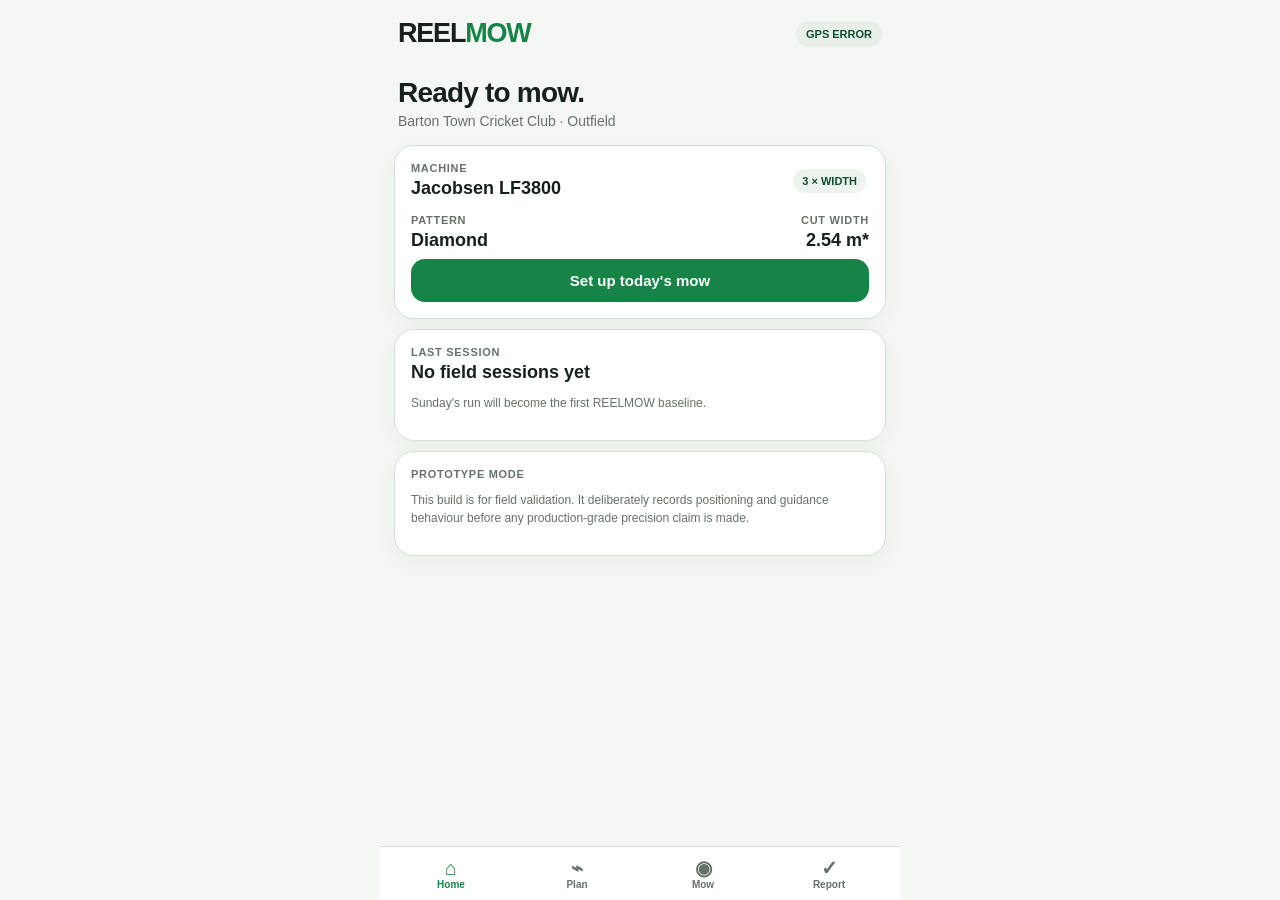
<file: Index.html>
<!doctype html>
<html lang="en"><head>
<meta charset="utf-8"><meta name="viewport" content="width=device-width,initial-scale=1,viewport-fit=cover">
<meta name="theme-color" content="#0f4f2b"><meta name="apple-mobile-web-app-capable" content="yes">
<title>REELMOW Field Prototype</title>
<style>
:root{--bg:#f4f7f3;--card:#fff;--ink:#17211b;--muted:#667169;--green:#168447;--deep:#0f4f2b;--line:#d7ded8;--amber:#d98a16;--red:#c83b3b}
*{box-sizing:border-box}body{margin:0;background:var(--bg);color:var(--ink);font-family:-apple-system,BlinkMacSystemFont,"SF Pro Display","Helvetica Neue",Arial,sans-serif}
.app{max-width:520px;margin:auto;min-height:100vh;padding-bottom:86px}.top{padding:18px 18px 8px;display:flex;justify-content:space-between;align-items:center}.logo{font-size:27px;font-weight:850;letter-spacing:-1.2px}.logo span{color:var(--green)}.pill{background:#e7efe8;color:var(--deep);padding:7px 10px;border-radius:99px;font-size:11px;font-weight:700}
main{padding:8px 14px}.screen{display:none}.screen.active{display:block}.h1{font-size:28px;letter-spacing:-.8px;margin:12px 4px 4px}.sub{color:var(--muted);font-size:14px;margin:0 4px 16px}.card{background:var(--card);border:1px solid var(--line);border-radius:20px;padding:16px;margin:10px 0;box-shadow:0 7px 25px rgba(20,40,25,.045)}.row{display:flex;justify-content:space-between;gap:10px;align-items:center}.label{font-size:11px;color:var(--muted);text-transform:uppercase;letter-spacing:.7px;font-weight:750}.value{font-size:18px;font-weight:750;margin-top:4px}.big{font-size:48px;font-weight:850;letter-spacing:-2px}.btn{border:0;border-radius:14px;padding:13px 16px;font-weight:800;font-size:15px;background:var(--green);color:#fff;width:100%;margin-top:8px}.btn.alt{background:#e8f0e7;color:var(--deep)}.btn.danger{background:#f6dddd;color:#8c2020}.grid{display:grid;grid-template-columns:1fr 1fr;gap:10px}.field{background:#f4f7f3;padding:12px;border-radius:14px}.field label{display:block;color:var(--muted);font-size:11px}.field input,.field select{width:100%;margin-top:6px;padding:10px;border:1px solid var(--line);border-radius:10px;background:#fff;font-size:15px}.map{height:310px;border-radius:17px;background:#dfeadd;position:relative;overflow:hidden;border:1px solid #cdd8ce}.map canvas{width:100%;height:100%}.status{border-radius:16px;padding:14px;text-align:center;background:#e6f3e9;color:var(--deep)}.status.warn{background:#fff0d8;color:#86500b}.status.bad{background:#f8dfdf;color:#8b2424}.status .state{font-size:25px;font-weight:850}.status .err{font-size:13px;margin-top:3px}.nav{position:fixed;bottom:0;left:50%;transform:translateX(-50%);width:min(520px,100%);background:rgba(255,255,255,.96);backdrop-filter:blur(16px);border-top:1px solid var(--line);display:grid;grid-template-columns:repeat(4,1fr);padding:9px 8px calc(9px + env(safe-area-inset-bottom));z-index:5}.nav button{border:0;background:none;color:var(--muted);font-size:10px;font-weight:750}.nav button.active{color:var(--green)}.nav b{display:block;font-size:20px;line-height:22px}.mini{font-size:12px;color:var(--muted);line-height:1.45}.tag{display:inline-block;padding:6px 9px;border-radius:99px;background:#edf3ee;color:var(--deep);font-size:11px;font-weight:750;margin:3px}.metric{font-size:27px;font-weight:850}.list{border-top:1px solid var(--line);margin-top:10px}.item{padding:12px 0;border-bottom:1px solid var(--line);display:flex;justify-content:space-between}.toast{position:fixed;top:14px;left:50%;transform:translateX(-50%);background:#17211b;color:white;padding:10px 14px;border-radius:12px;font-size:12px;display:none;z-index:20}
</style></head>
<body><div class="app">
<div class="top"><div class="logo">REEL<span>MOW</span></div><div class="pill" id="gpsPill">GPS CHECK</div></div>
<main>
<section id="home" class="screen active">
<h1 class="h1">Ready to mow.</h1><p class="sub">Barton Town Cricket Club · Outfield</p>
<div class="card"><div class="row"><div><div class="label">Machine</div><div class="value">Jacobsen LF3800</div></div><span class="tag">3 × WIDTH</span></div>
<div class="row" style="margin-top:15px"><div><div class="label">Pattern</div><div class="value">Diamond</div></div><div style="text-align:right"><div class="label">Cut width</div><div class="value" id="homeWidth">2.54 m*</div></div></div>
<button class="btn" onclick="go('setup')">Set up today's mow</button></div>
<div class="card"><div class="label">Last session</div><div class="value">No field sessions yet</div><p class="mini">Sunday's run will become the first REELMOW baseline.</p></div>
<div class="card"><div class="label">Prototype mode</div><p class="mini">This build is for field validation. It deliberately records positioning and guidance behaviour before any production-grade precision claim is made.</p></div>
</section>

<section id="setup" class="screen">
<h1 class="h1">Mow setup</h1><p class="sub">Confirm the machine and pattern before generating the route.</p>
<div class="card"><div class="grid">
<div class="field"><label>Effective cut width</label><input id="mw" type="number" value="2.54" step=".01"></div>
<div class="field"><label>Overlap %</label><input id="ov" type="number" value="2" step=".5"></div>
<div class="field"><label>Stripe group</label><input id="grp" type="number" value="3" min="1"></div>
<div class="field"><label>Rotation °</label><input id="rot" type="number" value="28"></div>
</div>
<div style="margin-top:12px" class="field"><label>Pattern</label><select id="pat"><option>Diamond</option><option>Parallel</option></select></div>
<button class="btn" onclick="generate()">Generate mowing plan</button>
<button class="btn alt" onclick="go('cal')">Machine & phone calibration</button></div>
<div class="card"><div class="label">Sunday objective</div><div class="mini">Do not chase perfect guidance. Capture the quality of the positioning signal, the machine offset and how intuitively the operator can follow the calculated line.</div></div>
</section>

<section id="plan" class="screen">
<h1 class="h1">Today's plan</h1><p class="sub">Barton Town CC · approximately 16,000 m²</p>
<div class="card"><div class="map"><canvas id="planCanvas"></canvas></div>
<div class="grid" style="margin-top:10px"><div class="field"><label>Pass spacing</label><div class="metric" id="spacing">—</div></div><div class="field"><label>Passes</label><div class="metric" id="passes">—</div></div></div>
<button class="btn" onclick="go('start')">Go to Start Point A</button></div>
<div class="card"><div class="label">Plan integrity</div><div class="value" id="planState">Generated locally</div><p class="mini">The plan remains available without mobile signal once generated.</p></div>
</section>

<section id="cal" class="screen">
<h1 class="h1">Calibration</h1><p class="sub">Measure the phone's relationship to the mower before moving.</p>
<div class="card"><div class="grid">
<div class="field"><label>Phone left/right (m)</label><input id="latOff" type="number" value="0" step=".01"></div>
<div class="field"><label>Phone forward/back (m)</label><input id="longOff" type="number" value="0" step=".01"></div>
<div class="field"><label>Heading offset °</label><input id="headOff" type="number" value="0" step=".5"></div>
<div class="field"><label>Mount fixed?</label><select id="fixed"><option>Yes</option><option>No</option></select></div>
</div>
<button class="btn" onclick="saveCal()">Save calibration</button></div>
<div class="card"><div class="label">Important</div><p class="mini">The LF3800 width shown in this prototype is provisional. Measure the actual cutting configuration on Sunday and record it in the test log.</p></div>
</section>

<section id="start" class="screen">
<h1 class="h1">Start Point A</h1><p class="sub">Drive to the calculated start point before beginning the timed test.</p>
<div class="card"><div class="status" id="startStatus"><div class="state">LOCATION CHECK</div><div class="err" id="startDetail">Waiting for GPS permission…</div></div>
<div class="row" style="margin-top:15px"><div><div class="label">Position accuracy</div><div class="value" id="acc">—</div></div><div style="text-align:right"><div class="label">Speed</div><div class="value" id="spd">—</div></div></div>
<button class="btn" onclick="requestGPS()">Refresh GPS</button>
<button class="btn alt" onclick="go('live')">Enter live guidance test</button></div>
</section>

<section id="live" class="screen">
<h1 class="h1">Live guidance</h1><p class="sub">Prototype · session recording enabled</p>
<div class="card"><div class="status" id="liveStatus"><div class="state" id="state">GPS WAITING</div><div class="err" id="err">Requesting location…</div></div>
<div class="map" style="margin-top:12px"><canvas id="liveCanvas"></canvas></div>
<div class="grid" style="margin-top:10px">
<div class="field"><label>Speed</label><div class="metric" id="liveSpeed">—</div></div>
<div class="field"><label>Accuracy</label><div class="metric" id="liveAcc">—</div></div>
<div class="field"><label>Cross-track</label><div class="metric" id="cte">—</div></div>
<div class="field"><label>Pass</label><div class="metric" id="passNo">01</div></div>
</div>
<button class="btn danger" onclick="stopSession()">Stop & save session</button></div>
<div class="card"><div class="label">Operator rule</div><p class="mini">If positioning becomes uncertain, slow/stop and observe the warning. Never treat a low-confidence GPS point as precision guidance.</p></div>
</section>

<section id="report" class="screen">
<h1 class="h1">Session report</h1><p class="sub">Your field evidence, ready for the discovery review.</p>
<div class="card"><div class="grid"><div class="field"><label>Duration</label><div class="metric" id="rDur">—</div></div><div class="field"><label>Samples</label><div class="metric" id="rSamples">—</div></div><div class="field"><label>Best accuracy</label><div class="metric" id="rBest">—</div></div><div class="field"><label>GPS warnings</label><div class="metric" id="rWarn">—</div></div></div>
<button class="btn" onclick="exportLog()">Export field log</button></div>
<div class="card"><div class="label">Next step</div><p class="mini">Compare the recorded route with the finished grass pattern / aerial image. That comparison is more valuable than a screenshot of the app.</p></div>
</section>
</main>
<div class="nav">
<button onclick="go('home')" id="n-home" class="active"><b>⌂</b>Home</button>
<button onclick="go('plan')" id="n-plan"><b>⌁</b>Plan</button>
<button onclick="go('live')" id="n-live"><b>◉</b>Mow</button>
<button onclick="go('report')" id="n-report"><b>✓</b>Report</button>
</div><div class="toast" id="toast"></div>
</div>
<script>
let plan={w:125,l:155,mw:2.54,ov:2,grp:3,rot:28},watch=null,session={start:null,samples:[],warnings:0},last=null;
function $(id){return document.getElementById(id)}
function toast(t){$("toast").textContent=t;$("toast").style.display="block";setTimeout(()=>$("toast").style.display="none",1800)}
function go(id){document.querySelectorAll('.screen').forEach(x=>x.classList.remove('active'));$(id).classList.add('active');document.querySelectorAll('.nav button').forEach(x=>x.classList.remove('active'));let n=$("n-"+id);if(n)n.classList.add('active');if(id==='plan')drawPlan();if(id==='live')startSession()}
function generate(){plan={w:125,l:155,mw:+$("mw").value||2.54,ov:+$("ov").value||2,grp:Math.max(1,+$("grp").value||3),rot:+$("rot").value||28};$("spacing").textContent=(plan.mw*(1-plan.ov/100)).toFixed(2)+" m";$("passes").textContent=Math.ceil(plan.w/(plan.mw*(1-plan.ov/100)))+2;$("planState").textContent="Generated "+new Date().toLocaleTimeString();localStorage.setItem("reelmowPlan",JSON.stringify(plan));go('plan');toast("Mowing plan generated")}
function draw(c,live=false){let d=c.getBoundingClientRect(),W=Math.max(300,Math.floor(d.width)),H=Math.max(260,Math.floor(d.height));c.width=W*2;c.height=H*2;let x=c.getContext('2d');x.scale(2,2);x.clearRect(0,0,W,H);let pad=25,sc=Math.min((W-2*pad)/plan.w,(H-2*pad)/plan.l);x.fillStyle="#e8f0e7";x.fillRect(pad,pad,plan.w*sc,plan.l*sc);x.strokeStyle="#7a8c7d";x.lineWidth=2;x.strokeRect(pad,pad,plan.w*sc,plan.l*sc);x.save();x.translate(pad+plan.w*sc/2,pad+plan.l*sc/2);x.rotate(plan.rot*Math.PI/180);let spacing=plan.mw*(1-plan.ov/100),span=Math.sqrt(plan.w**2+plan.l**2)*sc*1.5,n=Math.ceil(plan.w/spacing)+2;for(let i=-n;i<=n;i++){let xx=i*spacing*sc;x.beginPath();x.moveTo(xx,-span);x.lineTo(xx,span);x.strokeStyle=(Math.floor((i+n)/plan.grp)%2===0)?"rgba(15,79,43,.72)":"rgba(22,132,71,.25)";x.lineWidth=(Math.floor((i+n)/plan.grp)%2===0)?3:1;x.stroke()}x.restore();x.fillStyle="#168447";x.beginPath();x.arc(pad+10,pad+plan.l*sc-10,8,0,Math.PI*2);x.fill();x.fillStyle="#17211b";x.font="700 13px -apple-system";x.fillText("A",pad+21,pad+plan.l*sc-6)}
function drawPlan(){draw($("planCanvas"))}
function saveCal(){localStorage.setItem("reelmowCal",JSON.stringify({lat:+$("latOff").value,long:+$("longOff").value,head:+$("headOff").value,fixed:$("fixed").value,date:new Date().toISOString()}));toast("Calibration saved");go('start')}
function requestGPS(){if(!navigator.geolocation){$("gpsPill").textContent="NO GPS";return}navigator.geolocation.getCurrentPosition(p=>updateGPS(p),e=>gpsError(e),{enableHighAccuracy:true,maximumAge:0,timeout:10000})}
function gpsError(e){$("gpsPill").textContent="GPS ERROR";$("startStatus").className="status bad";$("startDetail").textContent=e.message||"Location unavailable"}
function updateGPS(p){last=p;let a=p.coords.accuracy,s=p.coords.speed; $("gpsPill").textContent=a<=10?"GPS OK":"GPS "+Math.round(a)+"m";$("acc").textContent=Math.round(a)+" m";$("spd").textContent=s!=null?(s*3.6).toFixed(1)+" km/h":"—";let st=$("startStatus");if(a<=5){st.className="status";$("startStatus").querySelector(".state").textContent="POSITION GOOD";$("startDetail").textContent="Suitable for this prototype sample"}else if(a<=15){st.className="status warn";$("startStatus").querySelector(".state").textContent="POSITION DEGRADED";$("startDetail").textContent="Record it, but do not assume precision"}else{st.className="status bad";$("startStatus").querySelector(".state").textContent="POSITION UNCERTAIN";$("startDetail").textContent="Do not use as precision guidance"}}
function startSession(){if(session.start)return;if(!navigator.geolocation){$("state").textContent="GPS UNAVAILABLE";return}session={start:Date.now(),samples:[],warnings:0};watch=navigator.geolocation.watchPosition(p=>{last=p;session.samples.push({t:Date.now(),lat:p.coords.latitude,lon:p.coords.longitude,accuracy:p.coords.accuracy,speed:p.coords.speed,heading:p.coords.heading});if(p.coords.accuracy>15)session.warnings++;let a=p.coords.accuracy,s=p.coords.speed;let state=a<=5?"ON TRACK":a<=15?"POSITION DEGRADED":"POSITION UNCERTAIN";$("state").textContent=state;$("err").textContent=a<=5?"Position confidence good":a<=15?"GPS confidence reduced — observe":"GPS accuracy too poor for precision guidance";$("liveStatus").className="status "+(a<=5?"":a<=15?"warn":"bad");$("liveSpeed").textContent=s!=null?(s*3.6).toFixed(1)+" km/h":"—";$("liveAcc").textContent=Math.round(a)+" m";$("cte").textContent="test";$("passNo").textContent=String(Math.min(99,Math.max(1,Math.ceil(session.samples.length/20)))).padStart(2,"0");draw($("liveCanvas"),true)},e=>{$("state").textContent="GPS ERROR";$("err").textContent=e.message||"Location unavailable";session.warnings++},{enableHighAccuracy:true,maximumAge:0,timeout:10000})}
function stopSession(){if(watch!=null)navigator.geolocation.clearWatch(watch);watch=null;let dur=session.start?Date.now()-session.start:0;$("rDur").textContent=Math.round(dur/1000)+" s";$("rSamples").textContent=session.samples.length;$("rBest").textContent=session.samples.length?Math.min(...session.samples.map(x=>x.accuracy)).toFixed(1)+" m":"—";$("rWarn").textContent=session.warnings;localStorage.setItem("reelmowSession",JSON.stringify(session));session.start=null;go('report');toast("Session saved locally")}
function exportLog(){let payload={app:"REELMOW Field Prototype v1.0",exported:new Date().toISOString(),plan,calibration:JSON.parse(localStorage.getItem("reelmowCal")||"null"),session:JSON.parse(localStorage.getItem("reelmowSession")||"null")};let b=new Blob([JSON.stringify(payload,null,2)],{type:"application/json"}),a=document.createElement("a");a.href=URL.createObjectURL(b);a.download="reelmow-field-session.json";a.click()}
let saved=localStorage.getItem("reelmowPlan");if(saved)plan=JSON.parse(saved);$("homeWidth").textContent=plan.mw.toFixed(2)+" m*";requestGPS();
</script></body></html>
</file>
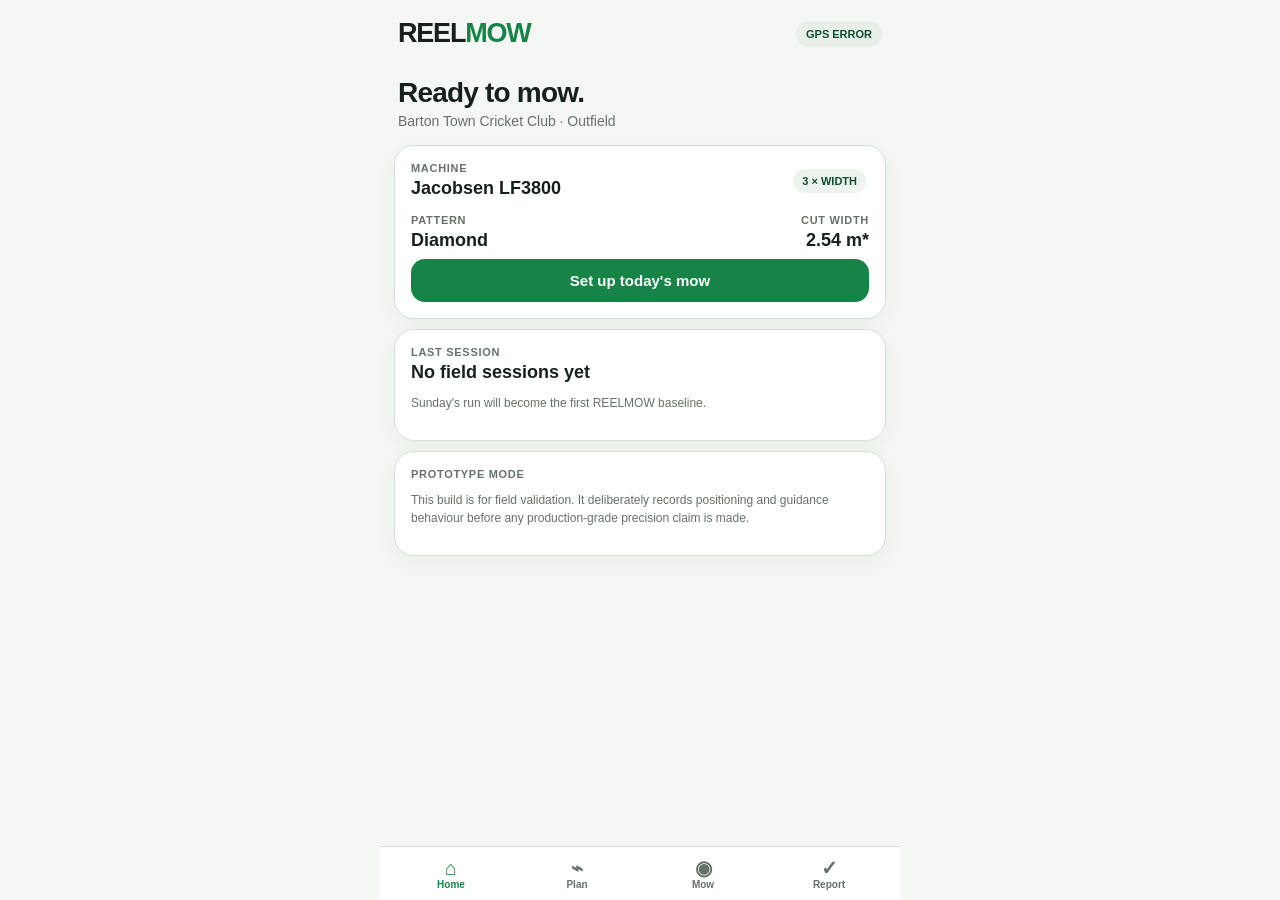
<file: reelmow-field-prototype.html>
<!doctype html>
<html lang="en"><head>
<meta charset="utf-8"><meta name="viewport" content="width=device-width,initial-scale=1,viewport-fit=cover">
<meta name="theme-color" content="#0f4f2b"><meta name="apple-mobile-web-app-capable" content="yes">
<title>REELMOW Field Prototype</title>
<style>
:root{--bg:#f4f7f3;--card:#fff;--ink:#17211b;--muted:#667169;--green:#168447;--deep:#0f4f2b;--line:#d7ded8;--amber:#d98a16;--red:#c83b3b}
*{box-sizing:border-box}body{margin:0;background:var(--bg);color:var(--ink);font-family:-apple-system,BlinkMacSystemFont,"SF Pro Display","Helvetica Neue",Arial,sans-serif}
.app{max-width:520px;margin:auto;min-height:100vh;padding-bottom:86px}.top{padding:18px 18px 8px;display:flex;justify-content:space-between;align-items:center}.logo{font-size:27px;font-weight:850;letter-spacing:-1.2px}.logo span{color:var(--green)}.pill{background:#e7efe8;color:var(--deep);padding:7px 10px;border-radius:99px;font-size:11px;font-weight:700}
main{padding:8px 14px}.screen{display:none}.screen.active{display:block}.h1{font-size:28px;letter-spacing:-.8px;margin:12px 4px 4px}.sub{color:var(--muted);font-size:14px;margin:0 4px 16px}.card{background:var(--card);border:1px solid var(--line);border-radius:20px;padding:16px;margin:10px 0;box-shadow:0 7px 25px rgba(20,40,25,.045)}.row{display:flex;justify-content:space-between;gap:10px;align-items:center}.label{font-size:11px;color:var(--muted);text-transform:uppercase;letter-spacing:.7px;font-weight:750}.value{font-size:18px;font-weight:750;margin-top:4px}.big{font-size:48px;font-weight:850;letter-spacing:-2px}.btn{border:0;border-radius:14px;padding:13px 16px;font-weight:800;font-size:15px;background:var(--green);color:#fff;width:100%;margin-top:8px}.btn.alt{background:#e8f0e7;color:var(--deep)}.btn.danger{background:#f6dddd;color:#8c2020}.grid{display:grid;grid-template-columns:1fr 1fr;gap:10px}.field{background:#f4f7f3;padding:12px;border-radius:14px}.field label{display:block;color:var(--muted);font-size:11px}.field input,.field select{width:100%;margin-top:6px;padding:10px;border:1px solid var(--line);border-radius:10px;background:#fff;font-size:15px}.map{height:310px;border-radius:17px;background:#dfeadd;position:relative;overflow:hidden;border:1px solid #cdd8ce}.map canvas{width:100%;height:100%}.status{border-radius:16px;padding:14px;text-align:center;background:#e6f3e9;color:var(--deep)}.status.warn{background:#fff0d8;color:#86500b}.status.bad{background:#f8dfdf;color:#8b2424}.status .state{font-size:25px;font-weight:850}.status .err{font-size:13px;margin-top:3px}.nav{position:fixed;bottom:0;left:50%;transform:translateX(-50%);width:min(520px,100%);background:rgba(255,255,255,.96);backdrop-filter:blur(16px);border-top:1px solid var(--line);display:grid;grid-template-columns:repeat(4,1fr);padding:9px 8px calc(9px + env(safe-area-inset-bottom));z-index:5}.nav button{border:0;background:none;color:var(--muted);font-size:10px;font-weight:750}.nav button.active{color:var(--green)}.nav b{display:block;font-size:20px;line-height:22px}.mini{font-size:12px;color:var(--muted);line-height:1.45}.tag{display:inline-block;padding:6px 9px;border-radius:99px;background:#edf3ee;color:var(--deep);font-size:11px;font-weight:750;margin:3px}.metric{font-size:27px;font-weight:850}.list{border-top:1px solid var(--line);margin-top:10px}.item{padding:12px 0;border-bottom:1px solid var(--line);display:flex;justify-content:space-between}.toast{position:fixed;top:14px;left:50%;transform:translateX(-50%);background:#17211b;color:white;padding:10px 14px;border-radius:12px;font-size:12px;display:none;z-index:20}
</style></head>
<body><div class="app">
<div class="top"><div class="logo">REEL<span>MOW</span></div><div class="pill" id="gpsPill">GPS CHECK</div></div>
<main>
<section id="home" class="screen active">
<h1 class="h1">Ready to mow.</h1><p class="sub">Barton Town Cricket Club · Outfield</p>
<div class="card"><div class="row"><div><div class="label">Machine</div><div class="value">Jacobsen LF3800</div></div><span class="tag">3 × WIDTH</span></div>
<div class="row" style="margin-top:15px"><div><div class="label">Pattern</div><div class="value">Diamond</div></div><div style="text-align:right"><div class="label">Cut width</div><div class="value" id="homeWidth">2.54 m*</div></div></div>
<button class="btn" onclick="go('setup')">Set up today's mow</button></div>
<div class="card"><div class="label">Last session</div><div class="value">No field sessions yet</div><p class="mini">Sunday's run will become the first REELMOW baseline.</p></div>
<div class="card"><div class="label">Prototype mode</div><p class="mini">This build is for field validation. It deliberately records positioning and guidance behaviour before any production-grade precision claim is made.</p></div>
</section>

<section id="setup" class="screen">
<h1 class="h1">Mow setup</h1><p class="sub">Confirm the machine and pattern before generating the route.</p>
<div class="card"><div class="grid">
<div class="field"><label>Effective cut width</label><input id="mw" type="number" value="2.54" step=".01"></div>
<div class="field"><label>Overlap %</label><input id="ov" type="number" value="2" step=".5"></div>
<div class="field"><label>Stripe group</label><input id="grp" type="number" value="3" min="1"></div>
<div class="field"><label>Rotation °</label><input id="rot" type="number" value="28"></div>
</div>
<div style="margin-top:12px" class="field"><label>Pattern</label><select id="pat"><option>Diamond</option><option>Parallel</option></select></div>
<button class="btn" onclick="generate()">Generate mowing plan</button>
<button class="btn alt" onclick="go('cal')">Machine & phone calibration</button></div>
<div class="card"><div class="label">Sunday objective</div><div class="mini">Do not chase perfect guidance. Capture the quality of the positioning signal, the machine offset and how intuitively the operator can follow the calculated line.</div></div>
</section>

<section id="plan" class="screen">
<h1 class="h1">Today's plan</h1><p class="sub">Barton Town CC · approximately 16,000 m²</p>
<div class="card"><div class="map"><canvas id="planCanvas"></canvas></div>
<div class="grid" style="margin-top:10px"><div class="field"><label>Pass spacing</label><div class="metric" id="spacing">—</div></div><div class="field"><label>Passes</label><div class="metric" id="passes">—</div></div></div>
<button class="btn" onclick="go('start')">Go to Start Point A</button></div>
<div class="card"><div class="label">Plan integrity</div><div class="value" id="planState">Generated locally</div><p class="mini">The plan remains available without mobile signal once generated.</p></div>
</section>

<section id="cal" class="screen">
<h1 class="h1">Calibration</h1><p class="sub">Measure the phone's relationship to the mower before moving.</p>
<div class="card"><div class="grid">
<div class="field"><label>Phone left/right (m)</label><input id="latOff" type="number" value="0" step=".01"></div>
<div class="field"><label>Phone forward/back (m)</label><input id="longOff" type="number" value="0" step=".01"></div>
<div class="field"><label>Heading offset °</label><input id="headOff" type="number" value="0" step=".5"></div>
<div class="field"><label>Mount fixed?</label><select id="fixed"><option>Yes</option><option>No</option></select></div>
</div>
<button class="btn" onclick="saveCal()">Save calibration</button></div>
<div class="card"><div class="label">Important</div><p class="mini">The LF3800 width shown in this prototype is provisional. Measure the actual cutting configuration on Sunday and record it in the test log.</p></div>
</section>

<section id="start" class="screen">
<h1 class="h1">Start Point A</h1><p class="sub">Drive to the calculated start point before beginning the timed test.</p>
<div class="card"><div class="status" id="startStatus"><div class="state">LOCATION CHECK</div><div class="err" id="startDetail">Waiting for GPS permission…</div></div>
<div class="row" style="margin-top:15px"><div><div class="label">Position accuracy</div><div class="value" id="acc">—</div></div><div style="text-align:right"><div class="label">Speed</div><div class="value" id="spd">—</div></div></div>
<button class="btn" onclick="requestGPS()">Refresh GPS</button>
<button class="btn alt" onclick="go('live')">Enter live guidance test</button></div>
</section>

<section id="live" class="screen">
<h1 class="h1">Live guidance</h1><p class="sub">Prototype · session recording enabled</p>
<div class="card"><div class="status" id="liveStatus"><div class="state" id="state">GPS WAITING</div><div class="err" id="err">Requesting location…</div></div>
<div class="map" style="margin-top:12px"><canvas id="liveCanvas"></canvas></div>
<div class="grid" style="margin-top:10px">
<div class="field"><label>Speed</label><div class="metric" id="liveSpeed">—</div></div>
<div class="field"><label>Accuracy</label><div class="metric" id="liveAcc">—</div></div>
<div class="field"><label>Cross-track</label><div class="metric" id="cte">—</div></div>
<div class="field"><label>Pass</label><div class="metric" id="passNo">01</div></div>
</div>
<button class="btn danger" onclick="stopSession()">Stop & save session</button></div>
<div class="card"><div class="label">Operator rule</div><p class="mini">If positioning becomes uncertain, slow/stop and observe the warning. Never treat a low-confidence GPS point as precision guidance.</p></div>
</section>

<section id="report" class="screen">
<h1 class="h1">Session report</h1><p class="sub">Your field evidence, ready for the discovery review.</p>
<div class="card"><div class="grid"><div class="field"><label>Duration</label><div class="metric" id="rDur">—</div></div><div class="field"><label>Samples</label><div class="metric" id="rSamples">—</div></div><div class="field"><label>Best accuracy</label><div class="metric" id="rBest">—</div></div><div class="field"><label>GPS warnings</label><div class="metric" id="rWarn">—</div></div></div>
<button class="btn" onclick="exportLog()">Export field log</button></div>
<div class="card"><div class="label">Next step</div><p class="mini">Compare the recorded route with the finished grass pattern / aerial image. That comparison is more valuable than a screenshot of the app.</p></div>
</section>
</main>
<div class="nav">
<button onclick="go('home')" id="n-home" class="active"><b>⌂</b>Home</button>
<button onclick="go('plan')" id="n-plan"><b>⌁</b>Plan</button>
<button onclick="go('live')" id="n-live"><b>◉</b>Mow</button>
<button onclick="go('report')" id="n-report"><b>✓</b>Report</button>
</div><div class="toast" id="toast"></div>
</div>
<script>
let plan={w:125,l:155,mw:2.54,ov:2,grp:3,rot:28},watch=null,session={start:null,samples:[],warnings:0},last=null;
function $(id){return document.getElementById(id)}
function toast(t){$("toast").textContent=t;$("toast").style.display="block";setTimeout(()=>$("toast").style.display="none",1800)}
function go(id){document.querySelectorAll('.screen').forEach(x=>x.classList.remove('active'));$(id).classList.add('active');document.querySelectorAll('.nav button').forEach(x=>x.classList.remove('active'));let n=$("n-"+id);if(n)n.classList.add('active');if(id==='plan')drawPlan();if(id==='live')startSession()}
function generate(){plan={w:125,l:155,mw:+$("mw").value||2.54,ov:+$("ov").value||2,grp:Math.max(1,+$("grp").value||3),rot:+$("rot").value||28};$("spacing").textContent=(plan.mw*(1-plan.ov/100)).toFixed(2)+" m";$("passes").textContent=Math.ceil(plan.w/(plan.mw*(1-plan.ov/100)))+2;$("planState").textContent="Generated "+new Date().toLocaleTimeString();localStorage.setItem("reelmowPlan",JSON.stringify(plan));go('plan');toast("Mowing plan generated")}
function draw(c,live=false){let d=c.getBoundingClientRect(),W=Math.max(300,Math.floor(d.width)),H=Math.max(260,Math.floor(d.height));c.width=W*2;c.height=H*2;let x=c.getContext('2d');x.scale(2,2);x.clearRect(0,0,W,H);let pad=25,sc=Math.min((W-2*pad)/plan.w,(H-2*pad)/plan.l);x.fillStyle="#e8f0e7";x.fillRect(pad,pad,plan.w*sc,plan.l*sc);x.strokeStyle="#7a8c7d";x.lineWidth=2;x.strokeRect(pad,pad,plan.w*sc,plan.l*sc);x.save();x.translate(pad+plan.w*sc/2,pad+plan.l*sc/2);x.rotate(plan.rot*Math.PI/180);let spacing=plan.mw*(1-plan.ov/100),span=Math.sqrt(plan.w**2+plan.l**2)*sc*1.5,n=Math.ceil(plan.w/spacing)+2;for(let i=-n;i<=n;i++){let xx=i*spacing*sc;x.beginPath();x.moveTo(xx,-span);x.lineTo(xx,span);x.strokeStyle=(Math.floor((i+n)/plan.grp)%2===0)?"rgba(15,79,43,.72)":"rgba(22,132,71,.25)";x.lineWidth=(Math.floor((i+n)/plan.grp)%2===0)?3:1;x.stroke()}x.restore();x.fillStyle="#168447";x.beginPath();x.arc(pad+10,pad+plan.l*sc-10,8,0,Math.PI*2);x.fill();x.fillStyle="#17211b";x.font="700 13px -apple-system";x.fillText("A",pad+21,pad+plan.l*sc-6)}
function drawPlan(){draw($("planCanvas"))}
function saveCal(){localStorage.setItem("reelmowCal",JSON.stringify({lat:+$("latOff").value,long:+$("longOff").value,head:+$("headOff").value,fixed:$("fixed").value,date:new Date().toISOString()}));toast("Calibration saved");go('start')}
function requestGPS(){if(!navigator.geolocation){$("gpsPill").textContent="NO GPS";return}navigator.geolocation.getCurrentPosition(p=>updateGPS(p),e=>gpsError(e),{enableHighAccuracy:true,maximumAge:0,timeout:10000})}
function gpsError(e){$("gpsPill").textContent="GPS ERROR";$("startStatus").className="status bad";$("startDetail").textContent=e.message||"Location unavailable"}
function updateGPS(p){last=p;let a=p.coords.accuracy,s=p.coords.speed; $("gpsPill").textContent=a<=10?"GPS OK":"GPS "+Math.round(a)+"m";$("acc").textContent=Math.round(a)+" m";$("spd").textContent=s!=null?(s*3.6).toFixed(1)+" km/h":"—";let st=$("startStatus");if(a<=5){st.className="status";$("startStatus").querySelector(".state").textContent="POSITION GOOD";$("startDetail").textContent="Suitable for this prototype sample"}else if(a<=15){st.className="status warn";$("startStatus").querySelector(".state").textContent="POSITION DEGRADED";$("startDetail").textContent="Record it, but do not assume precision"}else{st.className="status bad";$("startStatus").querySelector(".state").textContent="POSITION UNCERTAIN";$("startDetail").textContent="Do not use as precision guidance"}}
function startSession(){if(session.start)return;if(!navigator.geolocation){$("state").textContent="GPS UNAVAILABLE";return}session={start:Date.now(),samples:[],warnings:0};watch=navigator.geolocation.watchPosition(p=>{last=p;session.samples.push({t:Date.now(),lat:p.coords.latitude,lon:p.coords.longitude,accuracy:p.coords.accuracy,speed:p.coords.speed,heading:p.coords.heading});if(p.coords.accuracy>15)session.warnings++;let a=p.coords.accuracy,s=p.coords.speed;let state=a<=5?"ON TRACK":a<=15?"POSITION DEGRADED":"POSITION UNCERTAIN";$("state").textContent=state;$("err").textContent=a<=5?"Position confidence good":a<=15?"GPS confidence reduced — observe":"GPS accuracy too poor for precision guidance";$("liveStatus").className="status "+(a<=5?"":a<=15?"warn":"bad");$("liveSpeed").textContent=s!=null?(s*3.6).toFixed(1)+" km/h":"—";$("liveAcc").textContent=Math.round(a)+" m";$("cte").textContent="test";$("passNo").textContent=String(Math.min(99,Math.max(1,Math.ceil(session.samples.length/20)))).padStart(2,"0");draw($("liveCanvas"),true)},e=>{$("state").textContent="GPS ERROR";$("err").textContent=e.message||"Location unavailable";session.warnings++},{enableHighAccuracy:true,maximumAge:0,timeout:10000})}
function stopSession(){if(watch!=null)navigator.geolocation.clearWatch(watch);watch=null;let dur=session.start?Date.now()-session.start:0;$("rDur").textContent=Math.round(dur/1000)+" s";$("rSamples").textContent=session.samples.length;$("rBest").textContent=session.samples.length?Math.min(...session.samples.map(x=>x.accuracy)).toFixed(1)+" m":"—";$("rWarn").textContent=session.warnings;localStorage.setItem("reelmowSession",JSON.stringify(session));session.start=null;go('report');toast("Session saved locally")}
function exportLog(){let payload={app:"REELMOW Field Prototype v1.0",exported:new Date().toISOString(),plan,calibration:JSON.parse(localStorage.getItem("reelmowCal")||"null"),session:JSON.parse(localStorage.getItem("reelmowSession")||"null")};let b=new Blob([JSON.stringify(payload,null,2)],{type:"application/json"}),a=document.createElement("a");a.href=URL.createObjectURL(b);a.download="reelmow-field-session.json";a.click()}
let saved=localStorage.getItem("reelmowPlan");if(saved)plan=JSON.parse(saved);$("homeWidth").textContent=plan.mw.toFixed(2)+" m*";requestGPS();
</script></body></html>
</file>
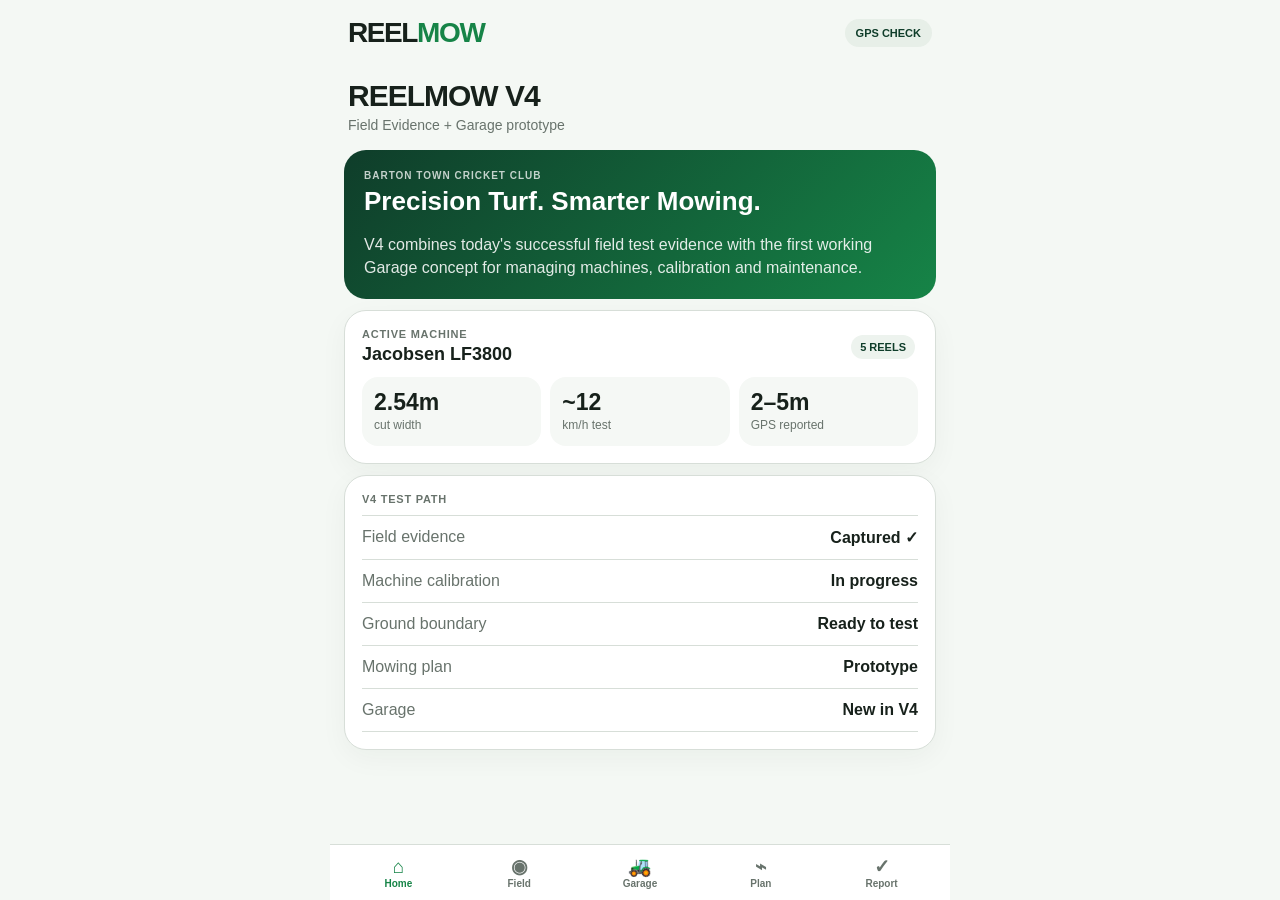
<file: REELMOW_Field_Test_V4_1.html>
<!doctype html>
<html lang="en">
<head>
<meta charset="utf-8">
<meta name="viewport" content="width=device-width,initial-scale=1,viewport-fit=cover">
<meta name="theme-color" content="#0f3d2a">
<meta name="apple-mobile-web-app-capable" content="yes">
<meta name="apple-mobile-web-app-title" content="REELMOW">
<title>REELMOW Field Test V4.1</title>
<style>
:root{--bg:#f4f8f4;--card:#fff;--ink:#17211b;--muted:#68736c;--green:#168447;--deep:#0f3d2a;--lime:#84d914;--line:#d7ded8;--amber:#c98214;--red:#c63d3d;--blue:#2e6fa8}
*{box-sizing:border-box}html,body{margin:0;background:var(--bg);color:var(--ink);font-family:-apple-system,BlinkMacSystemFont,"SF Pro Display","Helvetica Neue",Arial,sans-serif}body{overscroll-behavior:none}.app{max-width:620px;margin:auto;min-height:100vh;padding-bottom:94px}.top{padding:17px 18px 8px;display:flex;justify-content:space-between;align-items:center;position:sticky;top:0;background:rgba(244,248,244,.95);backdrop-filter:blur(14px);z-index:10}.logo{font-size:28px;font-weight:900;letter-spacing:-1.4px}.logo span{color:var(--green)}.pill{background:#e7efe8;color:var(--deep);padding:8px 11px;border-radius:99px;font-size:11px;font-weight:850}.pill.warn{background:#fff0d8;color:#7b4b09}.pill.bad{background:#f8dfdf;color:#8b2424}.main{padding:8px 14px}.screen{display:none}.screen.active{display:block}.h1{font-size:30px;letter-spacing:-1px;margin:14px 4px 4px}.sub{color:var(--muted);font-size:14px;margin:0 4px 17px}.card{background:var(--card);border:1px solid var(--line);border-radius:22px;padding:17px;margin:11px 0;box-shadow:0 8px 28px rgba(20,40,25,.045)}.row{display:flex;justify-content:space-between;gap:12px;align-items:center}.label{font-size:11px;color:var(--muted);text-transform:uppercase;letter-spacing:.75px;font-weight:850}.value{font-size:18px;font-weight:850;margin-top:4px}.big{font-size:46px;font-weight:900;letter-spacing:-2px}.btn{border:0;border-radius:15px;padding:14px 16px;font-weight:850;font-size:15px;background:var(--green);color:#fff;width:100%;margin-top:9px;min-height:48px}.btn.alt{background:#e8f0e7;color:var(--deep)}.btn.ghost{background:#f2f5f2;color:var(--deep);border:1px solid var(--line)}.btn.danger{background:#f6dddd;color:#8b2424}.btn:disabled{opacity:.45}.grid{display:grid;grid-template-columns:1fr 1fr;gap:10px}.grid3{display:grid;grid-template-columns:repeat(3,1fr);gap:9px}.field{background:#f4f7f3;padding:12px;border-radius:14px}.field label{display:block;color:var(--muted);font-size:11px;font-weight:700}.field input,.field select,.field textarea{width:100%;margin-top:6px;padding:10px;border:1px solid var(--line);border-radius:10px;background:#fff;font-size:15px;font-family:inherit}.field textarea{min-height:88px;resize:vertical}.status{border-radius:17px;padding:15px;text-align:center;background:#e6f3e9;color:var(--deep)}.status.warn{background:#fff0d8;color:#86500b}.status.bad{background:#f8dfdf;color:#8b2424}.status.neutral{background:#eef2ef;color:#425148}.status .state{font-size:25px;font-weight:900}.status .err{font-size:13px;margin-top:4px;line-height:1.35}.metric{font-size:27px;font-weight:900;letter-spacing:-.8px}.mini{font-size:12px;color:var(--muted);line-height:1.5}.tag{display:inline-block;padding:6px 9px;border-radius:99px;background:#edf3ee;color:var(--deep);font-size:11px;font-weight:800;margin:3px}.list{border-top:1px solid var(--line);margin-top:10px}.item{padding:12px 0;border-bottom:1px solid var(--line);display:flex;justify-content:space-between;gap:10px}.item span{color:var(--muted)}.map{height:285px;border-radius:18px;background:#e5eee4;position:relative;overflow:hidden;border:1px solid #cdd8ce}.map canvas{width:100%;height:100%;display:block}.nav{position:fixed;bottom:0;left:50%;transform:translateX(-50%);width:min(620px,100%);background:rgba(255,255,255,.97);backdrop-filter:blur(16px);border-top:1px solid var(--line);display:grid;grid-template-columns:repeat(5,1fr);padding:8px 8px calc(8px + env(safe-area-inset-bottom));z-index:20}.nav button{border:0;background:none;color:var(--muted);font-size:10px;font-weight:800;padding:3px}.nav button.active{color:var(--green)}.nav b{display:block;font-size:19px;line-height:22px}.toast{position:fixed;top:16px;left:50%;transform:translateX(-50%);background:#17211b;color:white;padding:10px 14px;border-radius:12px;font-size:12px;display:none;z-index:50;max-width:90%;text-align:center}.notice{padding:12px;border-radius:14px;background:#eef5ef;color:#31523e;font-size:12px;line-height:1.45}.smallcaps{font-size:10px;font-weight:900;letter-spacing:.9px;text-transform:uppercase;color:var(--muted)}.operator{font-size:18px;font-weight:850;text-align:center;padding:10px}.kpi{background:#f5f8f5;border-radius:16px;padding:12px}.kpi .n{font-size:23px;font-weight:900}.bar{height:8px;background:#e7ece8;border-radius:99px;overflow:hidden}.bar i{display:block;height:100%;width:0;background:var(--green)}.timeline{position:relative;padding-left:20px}.timeline:before{content:"";position:absolute;left:5px;top:5px;bottom:5px;width:2px;background:var(--line)}.tl{position:relative;margin:0 0 14px}.tl:before{content:"";position:absolute;left:-19px;top:4px;width:9px;height:9px;border-radius:50%;background:var(--green)}.tl strong{display:block;font-size:13px}.tl span{font-size:11px;color:var(--muted)}.garageHero{background:linear-gradient(135deg,#0f3d2a,#168447);color:white;border-radius:22px;padding:20px}.garageHero .eyebrow{font-size:10px;letter-spacing:1px;font-weight:900;opacity:.75}.garageHero h2{margin:5px 0;font-size:26px}.machineCard{border:1px solid var(--line);border-radius:18px;padding:14px;margin-top:10px;background:#fff}.machineIcon{width:48px;height:48px;border-radius:14px;background:#e9f2ea;display:grid;place-items:center;font-size:24px}.switch{display:flex;justify-content:space-between;align-items:center}.switch input{width:22px;height:22px}.tabRow{display:flex;gap:8px;overflow:auto;margin:8px 0 12px}.tabRow button{white-space:nowrap;border:1px solid var(--line);background:#fff;border-radius:99px;padding:9px 12px;font-weight:800;color:var(--muted)}.tabRow button.on{background:#e8f0e7;color:var(--deep);border-color:#cbd9cd}.hidden{display:none!important}
</style>
</head>
<body>
<div class="app">
<header class="top"><div class="logo">REEL<span>MOW</span></div><div class="pill" id="gpsPill">GPS CHECK</div></header>
<main class="main">

<section id="home" class="screen active">
<h1 class="h1">REELMOW V4</h1><p class="sub">Field Evidence + Garage prototype</p>
<div class="garageHero"><div class="eyebrow">BARTON TOWN CRICKET CLUB</div><h2>Precision Turf. Smarter Mowing.</h2><p style="opacity:.88;line-height:1.45;margin-bottom:0">V4 combines today's successful field test evidence with the first working Garage concept for managing machines, calibration and maintenance.</p></div>
<div class="card"><div class="row"><div><div class="label">Active machine</div><div class="value">Jacobsen LF3800</div></div><span class="tag">5 REELS</span></div><div class="grid3" style="margin-top:12px"><div class="kpi"><div class="n">2.54m</div><div class="mini">cut width</div></div><div class="kpi"><div class="n">~12</div><div class="mini">km/h test</div></div><div class="kpi"><div class="n">2–5m</div><div class="mini">GPS reported</div></div></div></div>
<div class="card"><div class="label">V4 test path</div><div class="list"><div class="item"><span>Field evidence</span><b>Captured ✓</b></div><div class="item"><span>Machine calibration</span><b>In progress</b></div><div class="item"><span>Ground boundary</span><b>Ready to test</b></div><div class="item"><span>Mowing plan</span><b>Prototype</b></div><div class="item"><span>Garage</span><b>New in V4</b></div></div></div>
</section>

<section id="field" class="screen">
<h1 class="h1">Field Test</h1><p class="sub">Today's evidence is retained as the V4 baseline.</p>
<div class="card"><div class="status"><div class="state">FIELD TEST SUCCESS</div><div class="err">Encouraging evidence for movement-derived course and a structured guidance workflow.</div></div></div>
<div class="card"><div class="smallcaps">Observed today</div><div class="grid" style="margin-top:10px"><div class="kpi"><div class="label">GPS accuracy</div><div class="n">2–5 m</div><div class="mini">reported horizontal accuracy</div></div><div class="kpi"><div class="label">Test speed</div><div class="n">~8–12</div><div class="mini">km/h while moving</div></div><div class="kpi"><div class="label">Outbound</div><div class="n">~133–139°</div><div class="mini">coherent direction</div></div><div class="kpi"><div class="label">Reverse</div><div class="n">~309–316°</div><div class="mini">logical reciprocal</div></div></div></div>
<div class="card"><div class="smallcaps">Key finding</div><p style="line-height:1.55">The directional change behaved correctly. This is important: movement-derived course can be useful even when stationary course/orientation is not reliable. The active reference line must therefore be treated as its own explicit test object.</p></div>
<div class="card"><div class="smallcaps">Machine measurements</div><div class="list"><div class="item"><span>Effective cutting width</span><b>2.54 m</b></div><div class="item"><span>Outer reel centre</span><b>~0.30 m from edge</b></div><div class="item"><span>Phone lateral position</span><b>~0.50 m left</b></div><div class="item"><span>Phone rear position</span><b>~1.22 m behind reels</b></div><div class="item"><span>Watch</span><b>Apple Watch Ultra 3</b></div></div></div>
<div class="notice">Prototype rule: do not equate the phone's reported GPS accuracy with proven mowing-line accuracy. V4 is an evidence tool, not an autonomous mower controller.</div>
</section>

<section id="garage" class="screen">
<h1 class="h1">Garage</h1><p class="sub">The club's complete machinery fleet — not just outfield mowers.</p>
<div class="garageHero"><div class="eyebrow">MACHINERY FLEET</div><h2 id="fleetCount">4 machines</h2><p style="opacity:.88;margin-bottom:0">Every machine lives here. Only machines enabled for outfield work appear when you start an outfield mowing session.</p></div>
<div class="card"><div class="smallcaps">Start outfield mowing</div><div class="field" style="margin-top:10px"><label>Machine for this session</label><select id="outfieldMachine"></select></div><button class="btn" onclick="startOutfield()">Start Outfield Mowing</button><p class="mini">This selector is driven by the machine's <b>Outfield</b> capability. Square-only or inventory machines remain in the Garage but are not offered here.</p></div>
<div id="fleetList"></div>
<div class="card"><div class="smallcaps">Garage roadmap</div><div class="list"><div class="item"><span>Fleet & capabilities</span><b>V4.1 ✓</b></div><div class="item"><span>Machine geometry</span><b>V4.1 ✓</b></div><div class="item"><span>Calibration</span><b>V4.1 ✓</b></div><div class="item"><span>Engine hours</span><b>V4 ✓</b></div><div class="item"><span>Service schedule</span><b>Next</b></div><div class="item"><span>Maintenance history</span><b>Next</b></div><div class="item"><span>Parts / documents</span><b>Future</b></div></div></div>
</section>

<section id="machine" class="screen">
<h1 class="h1" id="machineTitle">Machine Profile</h1><p class="sub">Identity + capabilities + geometry + maintenance.</p>
<div class="card"><div class="grid"><div class="field"><label>Manufacturer</label><input id="make"></div><div class="field"><label>Model</label><input id="model"></div><div class="field"><label>Machine type</label><select id="machineType"><option>Ride-on cylinder</option><option>Pedestrian cylinder</option><option>Rotary</option><option>Other</option></select></div><div class="field"><label>Cut width (m)</label><input id="cutWidth" type="number" step=".01"></div><div class="field"><label>Reels / cylinders</label><input id="reels" type="number"></div><div class="field"><label>Left reel centre (m)</label><input id="reelLeft" type="number" step=".01"></div><div class="field"><label>Right reel centre (m)</label><input id="reelRight" type="number" step=".01"></div><div class="field"><label>Phone left/right (m)</label><input id="phoneLat" type="number" step=".01"></div><div class="field"><label>Phone rear offset (m)</label><input id="phoneRear" type="number" step=".01"></div></div><button class="btn" onclick="saveMachine()">Save machine profile</button></div>
<div class="card"><div class="smallcaps">Machine capabilities</div><div class="check"><input id="capOutfield" type="checkbox"><label for="capOutfield"><b>Outfield mowing</b><br><span class="mini">Offer this machine when starting an outfield mowing session.</span></label></div><div class="check"><input id="capSquare" type="checkbox"><label for="capSquare"><b>Square mowing</b><br><span class="mini">Machine can be assigned to cricket-square work.</span></label></div><div class="check"><input id="capGeneral" type="checkbox"><label for="capGeneral"><b>General turf</b><br><span class="mini">Machine can be used for other turf areas.</span></label></div><div class="check"><input id="capGuidance" type="checkbox"><label for="capGuidance"><b>REELMOW precision guidance</b><br><span class="mini">Enable only when geometry/calibration is sufficiently established.</span></label></div><button class="btn alt" onclick="saveMachine()">Save capabilities</button></div>
<div class="card"><div class="smallcaps">Maintenance</div><div class="grid"><div class="field"><label>Engine hours</label><input id="hours" type="number" step=".1"></div><div class="field"><label>Next service hours</label><input id="serviceHours" type="number" step=".1"></div></div><button class="btn ghost" onclick="saveHours()">Save hours</button></div>
<div class="card"><div class="smallcaps">Calibration status</div><div class="status neutral"><div class="state" id="calState">NOT CALIBRATED</div><div class="err" id="calDetail">Unknown dimensions remain intentionally blank until measured.</div></div></div>
</section>

<section id="plan" class="screen">
<h1 class="h1">Plan</h1><p class="sub">Start testing ground geometry and stripe planning.</p>
<div class="card"><div class="notice" style="margin-bottom:10px"><b>Selected machine:</b> <span id="selectedMachine">Jacobsen LF3800</span> · <span id="selectedWidth">2.54 m</span></div><div class="tabRow"><button class="on" onclick="planMode(this,'parallel')">Parallel</button><button onclick="planMode(this,'diamond')">Diamond</button><button onclick="planMode(this,'checker')">Checkerboard</button></div>
<div class="map"><canvas id="planCanvas"></canvas></div>
<div class="grid" style="margin-top:10px"><div class="kpi"><div class="label">Pass spacing</div><div class="n" id="spacing">2.49m</div><div class="mini">2.54m less prototype overlap</div></div><div class="kpi"><div class="label">Stripe grouping</div><div class="n">3 widths</div><div class="mini">user's current visual target</div></div><div class="kpi"><div class="label">Pattern angle</div><div class="n" id="angle">0°</div><div class="mini">test setting</div></div><div class="kpi"><div class="label">Plan status</div><div class="n">V4</div><div class="mini">prototype geometry</div></div></div>
<button class="btn" onclick="go('start')">Set Start Point A</button></div>
<div class="notice">V4 intentionally keeps planning simple. The next production-grade planner needs true polygon clipping, exclusions around the cricket square, machine footprint transformation and deterministic route generation.</div>
</section>

<section id="start" class="screen">
<h1 class="h1">Start Point A</h1><p class="sub">Fresh reference workflow — no stale test line.</p>
<div class="card"><div class="status neutral" id="startStatus"><div class="state" id="startState">GPS WAITING</div><div class="err" id="startDetail">Requesting location and waiting for movement-derived course.</div></div>
<div class="grid3" style="margin-top:10px"><div class="kpi"><div class="label">Accuracy</div><div class="n" id="sAcc">—</div></div><div class="kpi"><div class="label">Speed</div><div class="n" id="sSpeed">—</div></div><div class="kpi"><div class="label">Course</div><div class="n" id="sCourse">—</div></div></div>
<button class="btn" onclick="newReference()">NEW TEST / RESET REFERENCE</button><button class="btn alt" onclick="captureStart()">CAPTURE START POINT A</button><button class="btn ghost" onclick="go('live')">Open live test</button></div>
<div class="card"><div class="smallcaps">Reference lifecycle</div><div class="list"><div class="item"><span>1. Reset old reference</span><b>Required</b></div><div class="item"><span>2. Move ≥10 m</span><b>Establish course</b></div><div class="item"><span>3. Capture Start A</span><b>Timestamped</b></div><div class="item"><span>4. Live guidance</span><b>Compare to A</b></div></div></div>
</section>

<section id="live" class="screen">
<h1 class="h1">Live Guidance</h1><p class="sub">Field evidence mode · phone GNSS only.</p>
<div class="card"><div class="status neutral" id="liveStatus"><div class="state" id="liveState">REFERENCE NOT SET</div><div class="err" id="liveErr">Create a fresh Start Point A before interpreting cross-track.</div></div><div class="operator" id="cue">SET REFERENCE</div>
<div class="grid3"><div class="kpi"><div class="label">Accuracy</div><div class="n" id="lAcc">—</div></div><div class="kpi"><div class="label">Speed</div><div class="n" id="lSpeed">—</div></div><div class="kpi"><div class="label">Course</div><div class="n" id="lCourse">—</div></div></div>
<div class="grid" style="margin-top:10px"><div class="kpi"><div class="label">Cross-track</div><div class="n" id="lCte">—</div></div><div class="kpi"><div class="label">Samples</div><div class="n" id="lSamples">0</div></div></div>
<div class="map" style="margin-top:10px"><canvas id="liveCanvas"></canvas></div>
<button class="btn" onclick="newReference()">New reference</button><button class="btn alt" onclick="captureStart()">Capture current position as A</button><button class="btn ghost" onclick="endSession()">End evidence session</button></div>
<div class="card"><div class="smallcaps">Reference diagnostic</div><div class="value" id="refDiag">No active reference</div><div class="mini" id="refDiag2">A fresh reference is required for cross-track calculations.</div></div>
</section>

<section id="report" class="screen">
<h1 class="h1">Report</h1><p class="sub">V4 evidence and next engineering decisions.</p>
<div class="card"><div class="score" style="font-size:38px;font-weight:900;color:var(--green)">ENCOURAGING</div><p class="mini">Today's field result supports continuing development. It does not establish survey-grade mowing accuracy.</p></div>
<div class="card"><div class="smallcaps">Engineering decisions</div><div class="list"><div class="item"><span>Movement-derived course</span><b>Keep</b></div><div class="item"><span>Stationary course</span><b>Qualify</b></div><div class="item"><span>Reference lifecycle</span><b>Explicit</b></div><div class="item"><span>Raw GPS evidence</span><b>Record</b></div><div class="item"><span>RTK-ready provider</span><b>Architecture</b></div><div class="item"><span>Garage machine model</span><b>Start V4</b></div></div></div>
<div class="card"><div class="smallcaps">Export</div><button class="btn" onclick="exportJSON()">Export V4 evidence JSON</button><button class="btn alt" onclick="exportCSV()">Export GPS CSV</button></div>
</section>

</main>
<nav class="nav"><button id="n-home" class="active" onclick="go('home')"><b>⌂</b>Home</button><button id="n-field" onclick="go('field')"><b>◉</b>Field</button><button id="n-garage" onclick="go('garage')"><b>🚜</b>Garage</button><button id="n-plan" onclick="go('plan')"><b>⌁</b>Plan</button><button id="n-report" onclick="go('report')"><b>✓</b>Report</button></nav>
<div class="toast" id="toast"></div>

<script>
const $=id=>document.getElementById(id);
let watch=null,last=null,reference=null,samples=[],sessionStarted=Date.now(),gpsStarted=false;
let fleet=JSON.parse(localStorage.getItem('reelmowV41Fleet')||'null')||[
{id:'lf3800',make:'Jacobsen',model:'LF3800',type:'Ride-on cylinder',cutWidth:2.54,reels:5,reelLeft:.30,reelRight:.30,phoneLat:.50,phoneRear:1.22,hours:0,serviceHours:0,outfield:true,square:false,general:true,guidance:true,status:'Calibrated for field testing'},
{id:'protea610',make:'Protea',model:'610 SC',type:'Pedestrian cylinder',cutWidth:null,reels:null,reelLeft:null,reelRight:null,phoneLat:null,phoneRear:null,hours:0,serviceHours:0,outfield:false,square:true,general:true,guidance:false,status:'Needs measurement'},
{id:'royale24',make:'Allett',model:'Royale 24',type:'Pedestrian cylinder',cutWidth:null,reels:null,reelLeft:null,reelRight:null,phoneLat:null,phoneRear:null,hours:0,serviceHours:0,outfield:false,square:true,general:true,guidance:false,status:'Needs measurement'},
{id:'shaver24',make:'Allett',model:'Shaver 24',type:'Pedestrian cylinder',cutWidth:null,reels:null,reelLeft:null,reelRight:null,phoneLat:null,phoneRear:null,hours:0,serviceHours:0,outfield:false,square:true,general:true,guidance:false,status:'Needs measurement'}];
let selectedId=localStorage.getItem('reelmowV41Selected')||'lf3800';
function selectedMachine(){return fleet.find(m=>m.id===selectedId)||fleet[0]}
function persistFleet(){localStorage.setItem('reelmowV41Fleet',JSON.stringify(fleet))}
function toast(msg){const t=$('toast');if(!t)return;t.textContent=msg;t.style.display='block';clearTimeout(window.__toast);window.__toast=setTimeout(()=>t.style.display='none',2200)}
function go(id){document.querySelectorAll('.screen').forEach(s=>s.classList.remove('active'));const target=$(id);if(target)target.classList.add('active');document.querySelectorAll('.nav button').forEach(b=>b.classList.remove('active'));const nav=$('n-'+id);if(nav)nav.classList.add('active');if(id==='garage')renderFleet();if(id==='machine')loadMachine();if(id==='plan')drawPlan();if(id==='start'){renderStart();startGPS()}if(id==='live'){renderLive();startGPS()}window.scrollTo(0,0)}
function renderFleet(){
 $('fleetCount').textContent=fleet.length+' machines';
 $('fleetList').innerHTML=fleet.map(m=>`<div class="machineCard"><div class="row"><div class="row" style="justify-content:flex-start"><div class="machineIcon">${m.type.includes('Ride')?'🚜':'✂️'}</div><div><div class="label">${m.make}</div><div class="value">${m.model}</div><div class="mini">${m.type}</div></div></div><span class="tag">${m.outfield?'OUTFIELD':'GARAGE'}</span></div><div class="grid" style="margin-top:12px"><div class="field"><label>Cut width</label><b>${m.cutWidth?m.cutWidth.toFixed(2)+' m':'To measure'}</b></div><div class="field"><label>Outfield</label><b>${m.outfield?'ENABLED':'OFF'}</b></div><div class="field"><label>Square</label><b>${m.square?'ENABLED':'OFF'}</b></div><div class="field"><label>Status</label><b>${m.status}</b></div></div><button class="btn" onclick="openMachine('${m.id}')">Open machine profile</button></div>`).join('');
 const opts=fleet.filter(m=>m.outfield).map(m=>`<option value="${m.id}" ${m.id===selectedId?'selected':''}>${m.make} ${m.model}${m.cutWidth?' · '+m.cutWidth.toFixed(2)+' m':''}</option>`).join('');
 $('outfieldMachine').innerHTML=opts||'<option value="">No machines enabled</option>';
}
function openMachine(id){selectedId=id;localStorage.setItem('reelmowV41Selected',id);loadMachine();go('machine')}
function loadMachine(){let m=selectedMachine();if(!m)return;$('machineTitle').textContent=m.make+' '+m.model+' Profile';$('make').value=m.make;$('model').value=m.model;$('machineType').value=m.type;$('cutWidth').value=m.cutWidth??'';$('reels').value=m.reels??'';$('reelLeft').value=m.reelLeft??'';$('reelRight').value=m.reelRight??'';$('phoneLat').value=m.phoneLat??'';$('phoneRear').value=m.phoneRear??'';$('hours').value=m.hours||0;$('serviceHours').value=m.serviceHours||0;$('capOutfield').checked=!!m.outfield;$('capSquare').checked=!!m.square;$('capGeneral').checked=!!m.general;$('capGuidance').checked=!!m.guidance;$('calState').textContent=m.cutWidth&&m.phoneLat!=null?'PARTIALLY CALIBRATED':'NOT CALIBRATED';$('calDetail').textContent=m.cutWidth&&m.phoneLat!=null?'Geometry exists for field testing; refine before production.':'Unknown dimensions remain intentionally blank until physically measured.'}
function saveMachine(){let m=selectedMachine();m.make=$('make').value.trim()||m.make;m.model=$('model').value.trim()||m.model;m.type=$('machineType').value;m.cutWidth=$('cutWidth').value===''?null:+$('cutWidth').value;m.reels=$('reels').value===''?null:+$('reels').value;m.reelLeft=$('reelLeft').value===''?null:+$('reelLeft').value;m.reelRight=$('reelRight').value===''?null:+$('reelRight').value;m.phoneLat=$('phoneLat').value===''?null:+$('phoneLat').value;m.phoneRear=$('phoneRear').value===''?null:+$('phoneRear').value;m.outfield=$('capOutfield').checked;m.square=$('capSquare').checked;m.general=$('capGeneral').checked;m.guidance=$('capGuidance').checked;persistFleet();renderFleet();loadMachine();toast('Machine profile saved')}
function saveHours(){let m=selectedMachine();m.hours=+$('hours').value||0;m.serviceHours=+$('serviceHours').value||0;persistFleet();renderFleet();toast('Maintenance hours saved')}
function startOutfield(){let id=$('outfieldMachine').value;if(!id){toast('No outfield machine enabled');return}selectedId=id;localStorage.setItem('reelmowV41Selected',id);let m=selectedMachine();$('selectedMachine').textContent=m.make+' '+m.model;$('selectedWidth').textContent=m.cutWidth?m.cutWidth.toFixed(2)+' m':'width not measured';toast(m.make+' '+m.model+' selected');go('plan')}
function planMode(btn,mode){document.querySelectorAll('.tabRow button').forEach(b=>b.classList.remove('on'));btn.classList.add('on');$('angle').textContent=mode==='diamond'?'28°':'0°';drawPlan(mode)}
function rad(d){return d*Math.PI/180}
function normalizeDeg(d){return (d%360+360)%360}
function distanceM(a,b){const R=6371000,la1=rad(a.lat),la2=rad(b.lat),dlat=la2-la1,dlon=rad(b.lon-a.lon);const x=dlon*Math.cos((la1+la2)/2),y=dlat;return Math.sqrt(x*x+y*y)*R}
function bearingDeg(a,b){const la1=rad(a.lat),la2=rad(b.lat),dlon=rad(b.lon-a.lon);const y=Math.sin(dlon)*Math.cos(la2);const x=Math.cos(la1)*Math.sin(la2)-Math.sin(la1)*Math.cos(la2)*Math.cos(dlon);return normalizeDeg(Math.atan2(y,x)*180/Math.PI)}
function calcCrossTrack(q){if(!reference||reference.heading==null)return null;const lat0=rad(reference.lat),R=6371000;const x=rad(q.lon-reference.lon)*Math.cos(lat0)*R;const y=rad(q.lat-reference.lat)*R;const h=rad(reference.heading);return x*Math.cos(h)-y*Math.sin(h)}
function updateGPSUI(q){$('gpsPill').textContent=q.accuracy!=null?'GPS '+Math.round(q.accuracy)+'m':'GPS';$('sAcc').textContent=q.accuracy!=null?Math.round(q.accuracy)+' m':'—';$('sSpeed').textContent=q.speed!=null&&q.speed>=0?(q.speed*3.6).toFixed(1)+' km/h':'—';$('sCourse').textContent=q.heading!=null?Math.round(q.heading)+'°':'—';$('lAcc').textContent=q.accuracy!=null?Math.round(q.accuracy)+' m':'—';$('lSpeed').textContent=q.speed!=null&&q.speed>=0?(q.speed*3.6).toFixed(1)+' km/h':'—';$('lCourse').textContent=q.heading!=null?Math.round(q.heading)+'°':'—';$('lSamples').textContent=samples.length}
function startGPS(){if(gpsStarted)return;if(!navigator.geolocation){$('gpsPill').textContent='GPS UNAVAILABLE';return}gpsStarted=true;watch=navigator.geolocation.watchPosition(pos=>{const c=pos.coords;const q={t:Date.now(),lat:c.latitude,lon:c.longitude,accuracy:c.accuracy,speed:c.speed,heading:c.heading};if(q.heading==null&&last&&q.speed>0.8)q.heading=bearingDeg(last,q);if(q.heading==null&&last)q.heading=last.heading;samples.push(q);last=q;updateGPSUI(q);if(reference){q.cte=calcCrossTrack(q);renderLive()}else renderStart()},err=>{gpsStarted=false;$('gpsPill').textContent='GPS ERROR';$('startState').textContent='GPS UNAVAILABLE';$('startDetail').textContent=err.message||'Location unavailable. Check Location Services and Precise Location.';$('liveState').textContent='GUIDANCE UNAVAILABLE';$('liveErr').textContent=err.message||'Location unavailable.'},{enableHighAccuracy:true,maximumAge:1000,timeout:10000})}
function newReference(){reference=null;localStorage.removeItem('reelmowV41Reference');$('liveState').textContent='REFERENCE NOT SET';$('liveErr').textContent='Create a fresh Start Point A before interpreting cross-track.';$('cue').textContent='SET REFERENCE';$('refDiag').textContent='No active reference';$('refDiag2').textContent='A fresh reference is required for cross-track calculations.';samples=[];last=null;toast('New test ready — old reference cleared');renderStart();renderLive()}
function captureStart(){if(!last){toast('Waiting for GPS position');startGPS();return}let h=last.heading;if(h==null&&samples.length>1)h=bearingDeg(samples[samples.length-2],last);if(h==null){toast('Move at least 10 m to establish course');return}reference={lat:last.lat,lon:last.lon,accuracy:last.accuracy,heading:normalizeDeg(h),t:Date.now()};localStorage.setItem('reelmowV41Reference',JSON.stringify(reference));$('refDiag').textContent='Reference A · '+new Date(reference.t).toLocaleTimeString();$('refDiag2').textContent='Heading '+reference.heading.toFixed(1)+'° · accuracy '+Math.round(reference.accuracy)+' m';$('liveState').textContent='REFERENCE ACTIVE';$('liveErr').textContent='Guidance is relative to Start Point A. Phone GNSS only.';$('cue').textContent='FOLLOW REFERENCE';toast('Start Point A captured');go('live')}
function renderStart(){if(!last){$('startState').textContent='GPS WAITING';$('startDetail').textContent='Requesting location and waiting for movement-derived course.';return}const moving=last.speed!=null&&last.speed>0.8&&last.heading!=null;$('startState').textContent=moving?'COURSE READY':'GPS POSITION READY';$('startDetail').textContent=moving?'Movement-derived course available. Capture Start Point A when aligned.':'Move at least 10 m in the intended mowing direction to establish course.'}
function renderLive(){if(!$('liveCanvas'))return;if(reference){$('refDiag').textContent='Reference A · '+new Date(reference.t).toLocaleTimeString();$('refDiag2').textContent='Heading '+reference.heading.toFixed(1)+'° · accuracy '+Math.round(reference.accuracy)+' m'}else{$('refDiag').textContent='No active reference';$('refDiag2').textContent='A fresh reference is required for cross-track calculations.'}if(last){updateGPSUI(last);const cte=calcCrossTrack(last);$('lCte').textContent=cte==null?'—':(cte>=0?'+':'')+cte.toFixed(2)+' m';if(reference&&cte!=null){const good=Math.abs(cte)<=0.5;$('liveState').textContent=good?'ON TRACK':cte>0?'CORRECT LEFT':'CORRECT RIGHT';$('liveStatus').className='status '+(good?'':'warn');$('liveErr').textContent=good?'Within 0.5 m of the reference line.':'Cross-track distance from the active reference line.';$('cue').textContent=good?'HOLD LINE':cte>0?'STEER LEFT':'STEER RIGHT'}}drawLive()}
function drawPlan(mode='parallel'){let c=$('planCanvas');if(!c)return;let r=c.getBoundingClientRect(),d=devicePixelRatio||1;c.width=r.width*d;c.height=r.height*d;let x=c.getContext('2d');x.setTransform(d,0,0,d,0,0);x.clearRect(0,0,r.width,r.height);x.fillStyle='#e5eee4';x.fillRect(0,0,r.width,r.height);x.strokeStyle='#168447';x.lineWidth=2;let ang=mode==='diamond'?28:0;for(let i=-10;i<20;i++){let yy=30+i*28;x.save();x.translate(r.width/2,r.height/2);x.rotate(rad(ang));x.beginPath();x.moveTo(-r.width,yy-r.height/2);x.lineTo(r.width,yy-r.height/2);x.stroke();x.restore()}x.fillStyle='#0f3d2a';x.font='700 12px -apple-system,BlinkMacSystemFont';x.fillText('FIELD-TEST ROUTE PREVIEW',14,22)}
function drawLive(){let c=$('liveCanvas');if(!c)return;let r=c.getBoundingClientRect(),d=devicePixelRatio||1;c.width=r.width*d;c.height=r.height*d;let x=c.getContext('2d');x.setTransform(d,0,0,d,0,0);x.clearRect(0,0,r.width,r.height);x.fillStyle='#e5eee4';x.fillRect(0,0,r.width,r.height);if(samples.length<2)return;let minx=Math.min(...samples.map(s=>s.lon)),maxx=Math.max(...samples.map(s=>s.lon)),miny=Math.min(...samples.map(s=>s.lat)),maxy=Math.max(...samples.map(s=>s.lat));let sc=Math.min((r.width-40)/Math.max(maxx-minx,1e-8),(r.height-40)/Math.max(maxy-miny,1e-8));let tx=p=>20+(p.lon-minx)*sc,ty=p=>r.height-20-(p.lat-miny)*sc;x.strokeStyle='#168447';x.lineWidth=3;x.beginPath();samples.forEach((s,i)=>i?x.lineTo(tx(s),ty(s)):x.moveTo(tx(s),ty(s)));x.stroke();if(reference){x.strokeStyle='#0f3d2a';x.setLineDash([7,7]);x.beginPath();let a=rad(reference.heading),cx=tx(reference),cy=ty(reference);x.moveTo(cx-Math.sin(a)*r.width,cy+Math.cos(a)*r.width);x.lineTo(cx+Math.sin(a)*r.width,cy-Math.cos(a)*r.width);x.stroke();x.setLineDash([])}let z=samples[samples.length-1];x.fillStyle='#0f3d2a';x.beginPath();x.arc(tx(z),ty(z),7,0,Math.PI*2);x.fill()}
function endSession(){if(watch){navigator.geolocation.clearWatch(watch);watch=null;gpsStarted=false}toast('Evidence session ended');$('cue').textContent='SESSION ENDED'}
function exportJSON(){let m=selectedMachine();let p={version:'REELMOW Field Test V4.1',date:new Date().toISOString(),ground:'Barton Town Cricket Club',machine:m,machineEvidence:{cutWidthM:2.54,outerReelCentreM:.30,phoneLeftM:.50,phoneRearM:1.22},observedToday:{gpsAccuracyM:'2–5',movingSpeedKmh:'~8–12',outboundCourseDeg:'~133–139',reverseCourseDeg:'~309–316',directionChanges:'consistent'},reference,samples,designNotes:['Movement-derived course is meaningful while moving.','Stationary course should be qualified or suppressed.','Reference line is explicit and resettable in V4.1.','Phone GNSS accuracy is not proof of mowing-line precision.','Position provider remains architected for future external GNSS/RTK.','Garage begins machine-aware configuration and maintenance architecture.']};download('REELMOW_Field_Evidence_V4_1.json',JSON.stringify(p,null,2),'application/json')}
function exportCSV(){let rows=[['timestamp_iso','lat','lon','accuracy_m','speed_kmh','course_deg','cross_track_m']];samples.forEach(s=>rows.push([new Date(s.t).toISOString(),s.lat,s.lon,s.accuracy,s.speed==null?'':(s.speed*3.6).toFixed(2),s.heading==null?'':s.heading,s.cte==null?'':s.cte.toFixed(3)]));download('REELMOW_GPS_V4_1.csv',rows.map(r=>r.join(',')).join('\n'),'text/csv')}
function download(name,text,type){let a=document.createElement('a');a.href=URL.createObjectURL(new Blob([text],{type}));a.download=name;document.body.appendChild(a);a.click();a.remove();setTimeout(()=>URL.revokeObjectURL(a.href),1000)}
loadMachine();renderFleet();renderStart();drawPlan();
</script>
</div>
</body>
</html>
</file>
